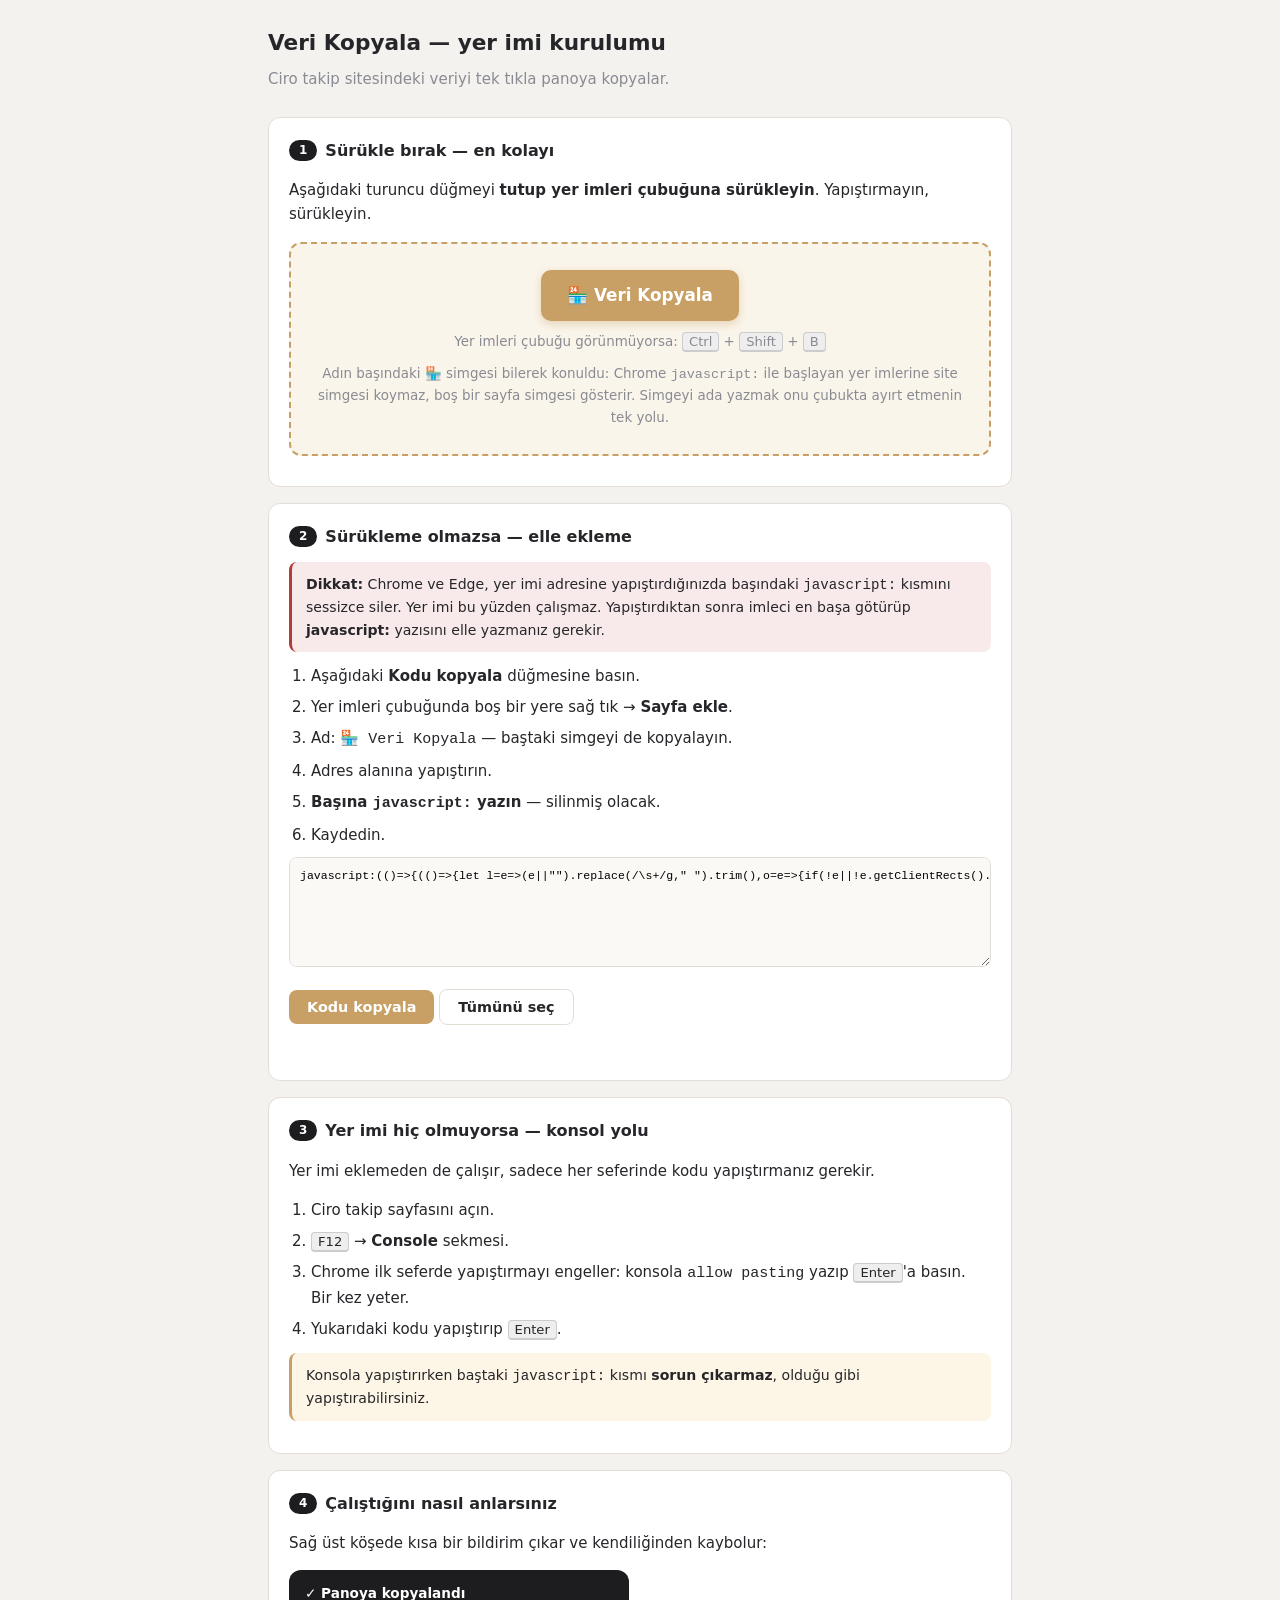
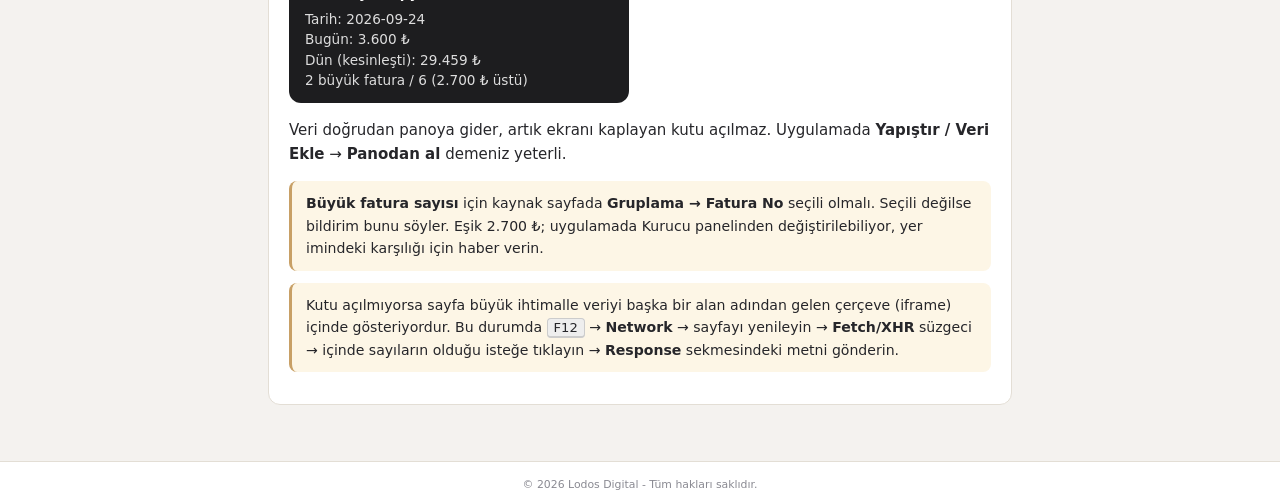
<file: yer-imi.html>
<!DOCTYPE html>
<html lang="tr">
<head>
<meta charset="UTF-8">
<meta name="viewport" content="width=device-width, initial-scale=1">
<title>Veri Kopyala — Yer İmi Kurulumu</title>
<style>
  :root{ --arka:#f4f2ef; --kagit:#fff; --cizgi:#e3ded5; --yazi:#26262a; --soluk:#8a8a92;
         --vurgu:#C8A066; --koyu:#1d1d1f; --acik-vurgu:#faf5eb; --iyi:#2f7d46; --kotu:#b23b3b; }
  *{ box-sizing:border-box; }
  body{ margin:0; background:var(--arka); color:var(--yazi); font-size:15px; line-height:1.6;
        font-family:system-ui,-apple-system,'Segoe UI',Roboto,sans-serif;
        min-height:100vh; display:flex; flex-direction:column; }
  .sar{ flex:1 0 auto; max-width:780px; margin:0 auto; padding:26px 18px 40px; width:100%; }
  h1{ font-size:1.35rem; margin:0 0 6px; }
  .alt{ color:var(--soluk); margin:0 0 26px; }
  .kutu{ background:var(--kagit); border:1px solid var(--cizgi); border-radius:12px; padding:20px; margin-bottom:16px; }
  h2{ font-size:1rem; margin:0 0 4px; }
  .rozet{ display:inline-block; background:var(--koyu); color:#fff; border-radius:20px;
          padding:1px 10px; font-size:.75rem; font-weight:700; margin-right:8px; vertical-align:2px; }
  .surukle-alan{ text-align:center; padding:26px 16px; border:2px dashed var(--vurgu);
                 border-radius:12px; background:var(--acik-vurgu); margin:16px 0 10px; }
  a.yerimi{ display:inline-block; background:var(--vurgu); color:#fff; text-decoration:none;
            padding:12px 26px; border-radius:10px; font-weight:700; font-size:1.05rem;
            cursor:grab; box-shadow:0 3px 10px rgba(200,160,102,.4); }
  a.yerimi:active{ cursor:grabbing; }
  .ipucu{ color:var(--soluk); font-size:.84rem; margin-top:10px; }
  ol{ padding-left:22px; margin:10px 0; }
  li{ margin-bottom:7px; }
  .uyari{ background:#fdf6e6; border-left:3px solid var(--vurgu); border-radius:8px;
          padding:11px 14px; font-size:.88rem; margin:12px 0; }
  .hata{ background:#f8eaea; border-left:3px solid var(--kotu); border-radius:8px;
         padding:11px 14px; font-size:.88rem; margin:12px 0; }
  button{ background:var(--vurgu); color:#fff; border:none; border-radius:8px; padding:9px 18px;
          font-size:.9rem; font-weight:600; cursor:pointer; font-family:inherit; }
  button.sade{ background:var(--kagit); color:var(--yazi); border:1px solid var(--cizgi); }
  button:hover{ filter:brightness(1.06); }
  .kod{ width:100%; height:110px; font-family:ui-monospace,Menlo,Consolas,monospace; font-size:.72rem;
        padding:10px; border:1px solid var(--cizgi); border-radius:8px; background:#faf9f6;
        resize:vertical; white-space:pre; overflow:auto; }
  .durum{ color:var(--iyi); font-size:.85rem; min-height:20px; margin-top:8px; }
  .ornek-bildirim{ background:#1d1d1f; color:#fff; border-radius:12px; padding:13px 16px;
                   font-size:.85rem; line-height:1.5; max-width:340px; margin:12px 0; }
  .ornek-bildirim div{ opacity:.85; margin-top:5px; }
  kbd{ background:#eee; border:1px solid #ccc; border-bottom-width:2px; border-radius:4px;
       padding:1px 6px; font-size:.82rem; font-family:inherit; }
  footer{ flex:0 0 auto; text-align:center; color:var(--soluk); font-size:.68rem;
          padding:14px 16px; border-top:1px solid var(--cizgi); background:var(--kagit); }
</style>
</head>
<body>
<div class="sar">
  <h1>Veri Kopyala — yer imi kurulumu</h1>
  <p class="alt">Ciro takip sitesindeki veriyi tek tıkla panoya kopyalar.</p>

  <div class="kutu">
    <h2><span class="rozet">1</span>Sürükle bırak — en kolayı</h2>
    <p>Aşağıdaki turuncu düğmeyi <b>tutup yer imleri çubuğuna sürükleyin</b>. Yapıştırmayın, sürükleyin.</p>
    <div class="surukle-alan">
      <a class="yerimi" id="yerimi" href="#" onclick="return false;">🏪 Veri Kopyala</a>
      <div class="ipucu">Yer imleri çubuğu görünmüyorsa: <kbd>Ctrl</kbd> + <kbd>Shift</kbd> + <kbd>B</kbd></div>
      <div class="ipucu">Adın başındaki <b>🏪</b> simgesi bilerek konuldu: Chrome
        <code>javascript:</code> ile başlayan yer imlerine site simgesi koymaz, boş bir
        sayfa simgesi gösterir. Simgeyi ada yazmak onu çubukta ayırt etmenin tek yolu.</div>
    </div>
  </div>

  <div class="kutu">
    <h2><span class="rozet">2</span>Sürükleme olmazsa — elle ekleme</h2>
    <div class="hata">
      <b>Dikkat:</b> Chrome ve Edge, yer imi adresine yapıştırdığınızda başındaki
      <code>javascript:</code> kısmını sessizce siler. Yer imi bu yüzden çalışmaz.
      Yapıştırdıktan sonra imleci en başa götürüp <b>javascript:</b> yazısını elle
      yazmanız gerekir.
    </div>
    <ol>
      <li>Aşağıdaki <b>Kodu kopyala</b> düğmesine basın.</li>
      <li>Yer imleri çubuğunda boş bir yere sağ tık → <b>Sayfa ekle</b>.</li>
      <li>Ad: <code>🏪 Veri Kopyala</code> — baştaki simgeyi de kopyalayın.</li>
      <li>Adres alanına yapıştırın.</li>
      <li><b>Başına <code>javascript:</code> yazın</b> — silinmiş olacak.</li>
      <li>Kaydedin.</li>
    </ol>
    <textarea class="kod" id="kodAlan" readonly></textarea>
    <p><button id="kopyala">Kodu kopyala</button>
       <button class="sade" id="secAll">Tümünü seç</button></p>
    <div class="durum" id="durum"></div>
  </div>

  <div class="kutu">
    <h2><span class="rozet">3</span>Yer imi hiç olmuyorsa — konsol yolu</h2>
    <p>Yer imi eklemeden de çalışır, sadece her seferinde kodu yapıştırmanız gerekir.</p>
    <ol>
      <li>Ciro takip sayfasını açın.</li>
      <li><kbd>F12</kbd> → <b>Console</b> sekmesi.</li>
      <li>Chrome ilk seferde yapıştırmayı engeller: konsola <code>allow pasting</code> yazıp
          <kbd>Enter</kbd>'a basın. Bir kez yeter.</li>
      <li>Yukarıdaki kodu yapıştırıp <kbd>Enter</kbd>.</li>
    </ol>
    <div class="uyari">
      Konsola yapıştırırken baştaki <code>javascript:</code> kısmı <b>sorun çıkarmaz</b>,
      olduğu gibi yapıştırabilirsiniz.
    </div>
  </div>

  <div class="kutu">
    <h2><span class="rozet">4</span>Çalıştığını nasıl anlarsınız</h2>
    <p>Sağ üst köşede kısa bir bildirim çıkar ve kendiliğinden kaybolur:</p>
    <div class="ornek-bildirim">
      <b>✓ Panoya kopyalandı</b>
      <div>Tarih: 2026-09-24<br>Bugün: 3.600 ₺<br>Dün (kesinleşti): 29.459 ₺<br>2 büyük fatura / 6 (2.700 ₺ üstü)</div>
    </div>
    <p>Veri doğrudan panoya gider, artık ekranı kaplayan kutu açılmaz.
       Uygulamada <b>Yapıştır / Veri Ekle</b> → <b>Panodan al</b> demeniz yeterli.</p>
    <div class="uyari">
      <b>Büyük fatura sayısı</b> için kaynak sayfada <b>Gruplama → Fatura No</b> seçili olmalı.
      Seçili değilse bildirim bunu söyler. Eşik 2.700 ₺; uygulamada Kurucu panelinden
      değiştirilebiliyor, yer imindeki karşılığı için haber verin.
    </div>
    <div class="uyari">
      Kutu açılmıyorsa sayfa büyük ihtimalle veriyi başka bir alan adından gelen çerçeve
      (iframe) içinde gösteriyordur. Bu durumda <kbd>F12</kbd> → <b>Network</b> → sayfayı
      yenileyin → <b>Fetch/XHR</b> süzgeci → içinde sayıların olduğu isteğe tıklayın →
      <b>Response</b> sekmesindeki metni gönderin.
    </div>
  </div>
</div>

<footer>© 2026 Lodos Digital - Tüm hakları saklıdır.</footer>

<script type="text/plain" id="yerimiKodu">javascript:(()=>{(()=>{let l=e=>(e||"").replace(/\s+/g," ").trim(),o=e=>{if(!e||!e.getClientRects().length)return!1;let t=getComputedStyle(e);return t.visibility!=="hidden"&&t.display!=="none"},d=e=>l(e.labels&&e.labels[0]&&e.labels[0].innerText||e.getAttribute("aria-label")||e.getAttribute("title")||e.placeholder||e.name||e.id||(e.closest("tr,li,label,div")||{}).innerText||"").slice(0,120),h=[document];document.querySelectorAll("iframe").forEach(e=>{try{e.contentDocument&&h.push(e.contentDocument)}catch{}});let i={url:location.href,baslik:document.title,zaman:new Date().toISOString(),ozet:{},tablolar:[],secimler:[],alanlar:[],listeler:[],anahtarlar:[]};h.forEach(e=>{e.querySelectorAll("table").forEach(t=>i.tablolar.push({no:i.tablolar.length+1,gorunur:o(t),satirlar:[...t.rows].map(a=>[...a.cells].map(r=>l(r.innerText)))})),e.querySelectorAll("input[type=checkbox],input[type=radio]").forEach(t=>i.secimler.push({etiket:d(t),tur:t.type,acik:t.checked,gorunur:o(t)})),e.querySelectorAll("input:not([type=checkbox]):not([type=radio]):not([type=hidden]):not([type=button]):not([type=submit]),textarea").forEach(t=>i.alanlar.push({etiket:d(t),deger:t.value,gorunur:o(t)})),e.querySelectorAll("select").forEach(t=>i.listeler.push({etiket:d(t),secili:[...t.selectedOptions].map(a=>l(a.text)),secenekler:[...t.options].map(a=>l(a.text)),gorunur:o(t)})),e.querySelectorAll("[aria-checked],[aria-pressed],[aria-expanded],[aria-selected]").forEach(t=>{let a=["aria-checked","aria-pressed","aria-expanded","aria-selected"].find(r=>t.hasAttribute(r));a&&i.anahtarlar.push({etiket:l(t.getAttribute("aria-label")||t.innerText).slice(0,120),durum:a.replace("aria-","")+"="+t.getAttribute(a),gorunur:o(t)})})}),i.ozet={acik_secim:i.secimler.filter(e=>e.acik).length,kapali_secim:i.secimler.filter(e=>!e.acik).length,tablo:i.tablolar.length,alan:i.alanlar.length,liste:i.listeler.length,anahtar:i.anahtarlar.length};let m=e=>{let t=String(e??"").replace(/[^\d.,\-]/g,"");if(!t)return null;t.includes(",")?t=t.replace(/\./g,"").replace(",","."):/^\d{1,3}(\.\d{3})+$/.test(t)&&(t=t.replace(/\./g,""));let a=parseFloat(t);return isNaN(a)?null:a},k=e=>i.tablolar.find(t=>t.satirlar.length&&e(t.satirlar[0].map(l))),x=i.alanlar.find(e=>/^tarih$/i.test(l(e.etiket))),u=x?l(x.deger):"",y=k(e=>/^bug[uü]n$/i.test(e[1]||"")),_=null,K=null;if(y){let e=y.satirlar.find(t=>/^ciro$/i.test(l(t[0])));e&&(_=m(e[1]),K=m(e[2]))}let b=i.listeler.find(e=>/gruplama/i.test(l(e.etiket))),B=b&&/fatura/i.test(l((b.secili||[])[0]||"")),f=k(e=>/^grup$/i.test(e[0]||"")),p=null,C=null,A=0;if(B&&f){let t=f.satirlar[0].map(l).findIndex(a=>/^toplam$/i.test(a));if(t>-1){let a=f.satirlar.slice(1).map(n=>m(n[t])).filter(n=>n!==null);C=a.length;let r=a.filter(n=>n>=2700);p=r.length,A=r.reduce((n,U)=>n+U,0)}}let I=!y||!u,S=JSON.stringify(i,null,2),T={yesil:"#1f6b3d",kirmizi:"#8d2f2f",uyari:"#8a5a12"},v={yesil:"✓ Panoya kopyalandı",kirmizi:"✕ Fatura No seçili değil",uyari:"⚠ Güncelleme gerekli"},g=(e,t)=>{document.querySelectorAll(".__mcKopyaBildirim").forEach(r=>r.remove());let a=document.createElement("div");a.className="__mcKopyaBildirim",a.style.cssText="position:fixed;top:18px;right:18px;z-index:2147483647;max-width:340px;background:"+(T[e]||T.uyari)+";color:#fff;border-radius:12px;padding:13px 16px;font:13px/1.5 system-ui,sans-serif;box-shadow:0 8px 28px rgba(0,0,0,.35)",a.innerHTML='<b style="font-size:14px">'+(v[e]||v.uyari)+'</b><div style="margin-top:5px;opacity:.9">'+t+"</div>",document.body.appendChild(a),setTimeout(()=>a.remove(),7e3),a.addEventListener("click",()=>a.remove())},E=e=>e.toLocaleString("tr-TR",{maximumFractionDigits:0})+" ₺",s,c;I?(s="uyari",c="Kaynak sayfada beklenen tablolar bulunamadı.<br>Sayfa değişmiş olabilir; yer iminin güncellenmesi gerekiyor."):p===null?(s="kirmizi",c=(u?u+"<br>":"")+"Gruplama: "+l(((b||{}).secili||[])[0]||"-")+"<br>Büyük fatura için kaynak sayfada <b>Fatura No</b> seçin."):(s="yesil",c=u+"<br>"+(p?p+" büyük fatura · toplam "+E(A):"Büyük fatura yok ("+E(2700)+" üstü)"));let z=()=>{let e=document.createElement("textarea");e.value=S,e.style.cssText="position:fixed;inset:20px;z-index:2147483646;font:12px monospace;padding:10px",document.body.appendChild(e),e.select();let t=!1;try{t=document.execCommand("copy")}catch{t=!1}t?(e.remove(),g(s,c)):g("uyari","Kutudaki metni Ctrl+A, Ctrl+C ile kopyalayın.<br>Kutuyu kapatmak için bu bildirime tıklayın.")};navigator.clipboard&&navigator.clipboard.writeText?navigator.clipboard.writeText(S).then(()=>g(s,c),z):z()})();})();</script>
<script>
(function(){
  var kod = document.getElementById('yerimiKodu').textContent.trim();
  document.getElementById('yerimi').href = kod;          // sürüklenince javascript: korunur
  document.getElementById('kodAlan').value = kod;
  var durum = document.getElementById('durum');
  function bildir(metin){ durum.textContent = metin; setTimeout(function(){ durum.textContent = ''; }, 3000); }
  document.getElementById('kopyala').addEventListener('click', function(){
    var alan = document.getElementById('kodAlan');
    alan.select();
    if(navigator.clipboard && navigator.clipboard.writeText){
      navigator.clipboard.writeText(kod).then(
        function(){ bildir('Kopyalandı ✓  Yapıştırdıktan sonra başına javascript: yazmayı unutmayın.'); },
        function(){ document.execCommand('copy'); bildir('Kopyalandı ✓'); }
      );
    } else {
      document.execCommand('copy');
      bildir('Kopyalandı ✓');
    }
  });
  document.getElementById('secAll').addEventListener('click', function(){
    document.getElementById('kodAlan').select();
  });
})();
</script>
</body>
</html>
</file>
